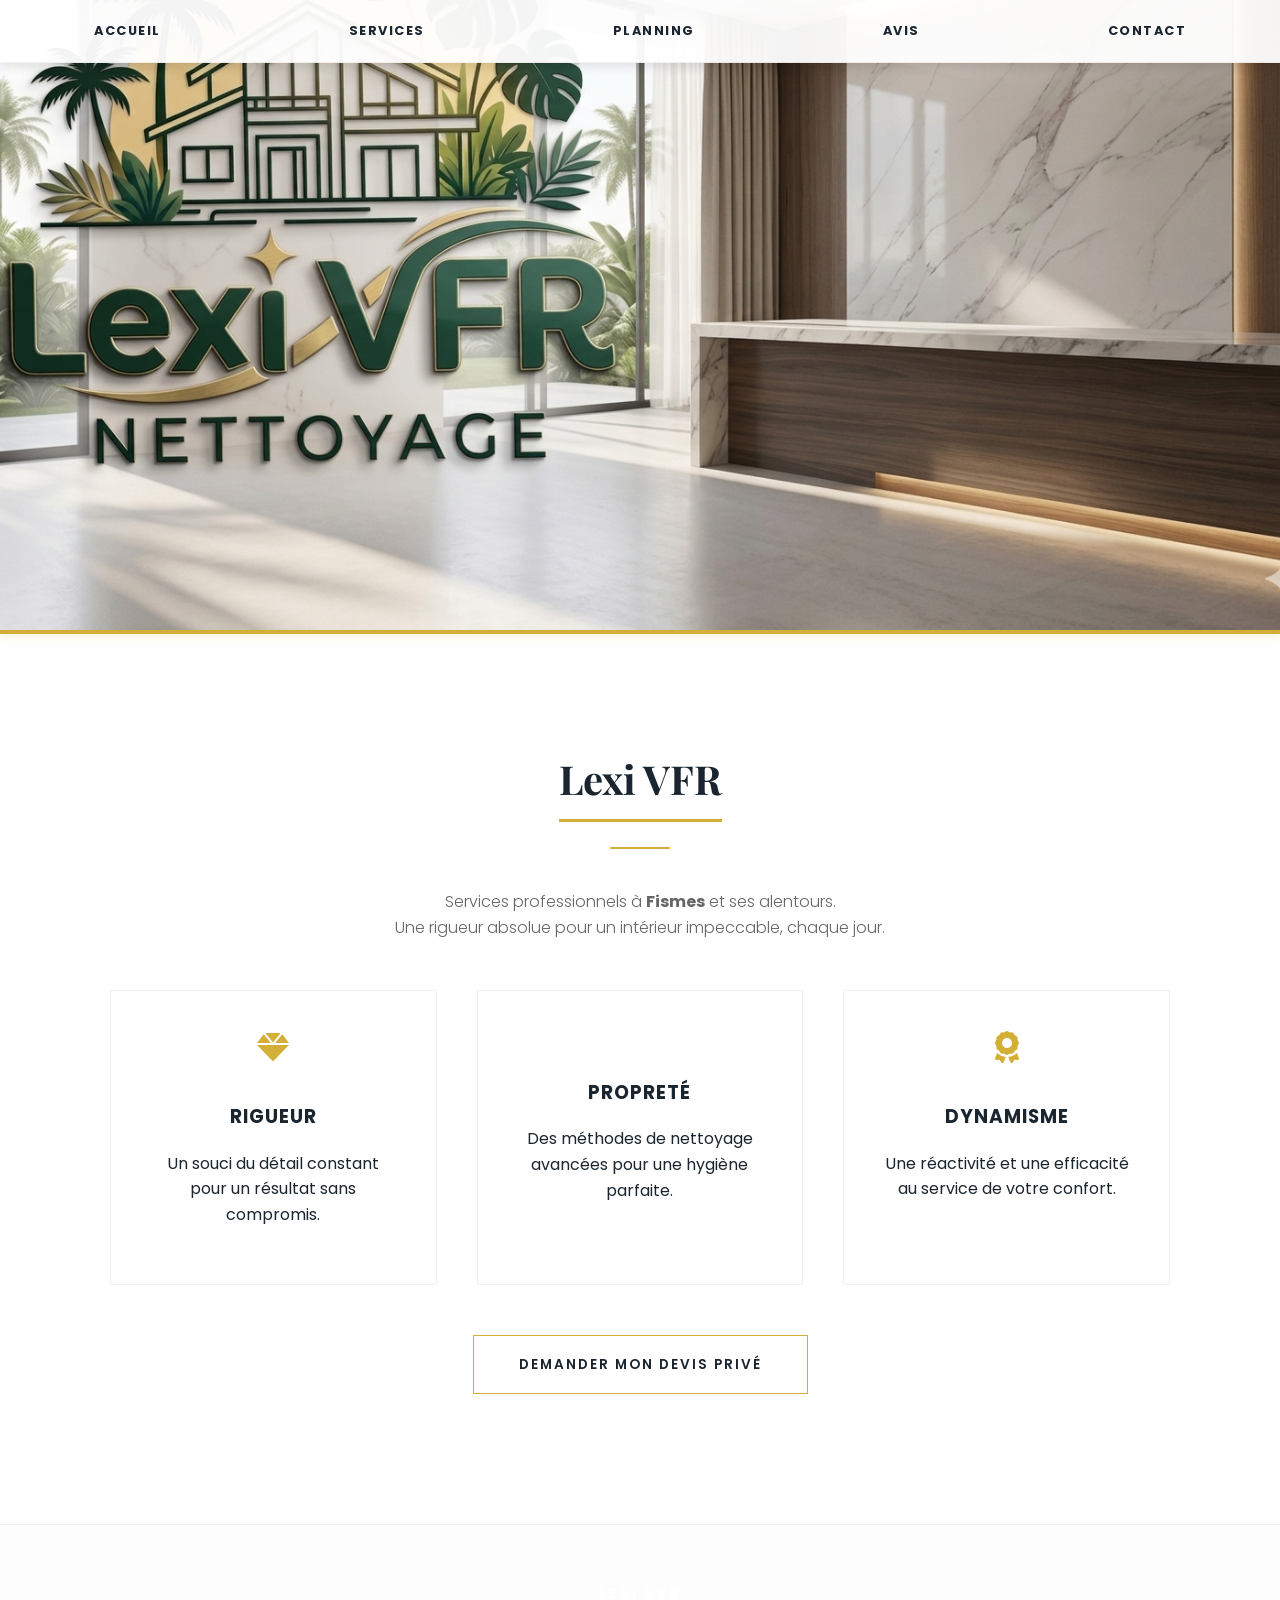
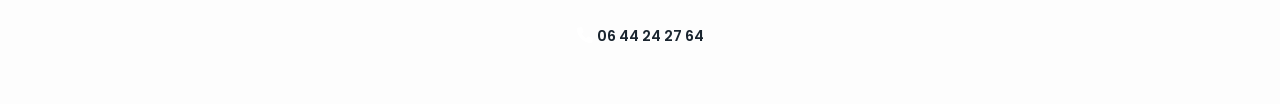
<file: index.html>
<!DOCTYPE html>
<html lang="fr">
<head>
    <meta charset="UTF-8">
    <meta name="viewport" content="width=device-width, initial-scale=1.0">
    <title>Lexi VFR | Nettoyage d'Excellence à Fismes</title>
    <link rel="stylesheet" href="style.css">
    <link rel="stylesheet" href="https://cdnjs.cloudflare.com/ajax/libs/font-awesome/6.0.0/css/all.min.css">
    <link href="https://fonts.googleapis.com/css2?family=Playfair+Display:wght@700&family=Poppins:wght@300;400;600&display=swap" rel="stylesheet">
    
    <style>
        :root {
            --gold: #d4af37;
            --dark-blue: #1a252f;
            --soft-white: #ffffff;
        }

        body {
            font-family: 'Poppins', sans-serif;
            margin: 0;
            background-color: var(--soft-white);
            color: var(--dark-blue);
            overflow-x: hidden;
        }

        /* Navigation Minimaliste */
        nav {
            background: rgba(255, 255, 255, 0.95);
            padding: 1rem 0;
            position: fixed;
            top: 0;
            width: 100%;
            z-index: 2000;
            border-bottom: 1px solid rgba(0,0,0,0.05);
        }

        nav ul {
            display: flex;
            justify-content: center;
            list-style: none;
            margin: 0;
            padding: 0;
            flex-wrap: wrap;
        }

        nav ul li { margin: 0 20px; }

        nav ul li a {
            color: var(--dark-blue);
            text-decoration: none;
            text-transform: uppercase;
            letter-spacing: 1.5px;
            font-size: 0.8rem;
            transition: 0.3s;
            display: block;
            padding: 5px 0;
        }

        nav ul li a:hover { color: var(--gold); }

        /* Bannière Prestige sans texte */
        .hero-prestige {
            position: relative;
            height: 70vh;
            background: url('Image1.png');
            background-size: cover;
            background-position: center;
            display: flex;
            align-items: center;
            justify-content: center;
        }

        /* Séparation Dorée Style Prestige */
        .gold-line-separator {
            width: 100%;
            height: 4px;
            background: var(--gold);
            box-shadow: 0 2px 10px rgba(212, 175, 55, 0.3);
        }

        /* Contenu Principal */
        .content-section {
            max-width: 1100px;
            margin: 0 auto;
            padding: 80px 20px;
            text-align: center;
            box-sizing: border-box;
        }

        .section-title {
            font-family: 'Playfair Display', serif;
            font-size: 2.5rem;
            margin-bottom: 10px;
            color: var(--dark-blue);
        }

        .decorative-gold-bar {
            width: 60px;
            height: 2px;
            background: var(--gold);
            margin: 15px auto 40px;
        }

        /* Grille Luxe */
        .grid-luxe {
            display: grid;
            grid-template-columns: repeat(auto-fit, minmax(300px, 1fr));
            gap: 40px;
            margin-top: 20px;
        }

        .card-luxe {
            padding: 40px;
            background: #fff;
            transition: 0.4s;
            border: 1px solid #f0f0f0;
            box-sizing: border-box;
        }

        .card-luxe:hover {
            box-shadow: 0 15px 40px rgba(0,0,0,0.05);
            border-color: var(--gold);
        }

        .card-luxe i {
            font-size: 2rem;
            color: var(--gold);
            margin-bottom: 20px;
        }

        .btn-luxe {
            display: inline-block;
            margin-top: 50px;
            padding: 18px 45px;
            border: 1px solid var(--gold);
            color: var(--dark-blue);
            text-decoration: none;
            text-transform: uppercase;
            letter-spacing: 2px;
            font-size: 0.85rem;
            font-weight: 600;
            transition: 0.4s;
            box-sizing: border-box;
        }

        .btn-luxe:hover {
            background: var(--gold);
            color: white;
        }

        /* Lien Téléphone */
        .phone-footer {
            color: var(--dark-blue);
            text-decoration: none;
            font-weight: 600;
            transition: color 0.3s;
        }
        .phone-footer:hover {
            color: var(--gold);
        }

        footer {
            background: #fdfdfd;
            padding: 40px 20px;
            text-align: center;
            border-top: 1px solid #eee;
            box-sizing: border-box;
        }

        /* ==========================================
           MODIFICATIONS SPECIFIQUES POUR TELEPHONE
           ========================================== */
        @media (max-width: 768px) {
            nav {
                position: relative;
                padding: 0.5rem 0;
            }
            nav ul {
                flex-direction: column;
                align-items: center;
            }
            nav ul li {
                margin: 6px 0;
            }
            .hero-prestige {
                height: 35vh; /* Plus petite sur mobile pour un meilleur rendu */
            }
            .content-section {
                padding: 40px 15px;
            }
            .section-title {
                font-size: 1.8rem;
            }
            .grid-luxe {
                grid-template-columns: 1fr; /* Une seule colonne sur mobile */
                gap: 20px;
            }
            .card-luxe {
                padding: 30px 20px;
            }
            .btn-luxe {
                display: block;
                width: 100%;
                margin-top: 30px;
                padding: 15px 20px;
            }
        }
    </style>
</head>
<body>

    <nav>
        <ul>
            <li><a href="index.html">Accueil</a></li>
            <li><a href="services.html">Services</a></li>
            <li><a href="planning.html">Planning</a></li>
            <li><a href="avis.html">Avis</a></li>
            <li><a href="contact.html">Contact</a></li>
        </ul>
    </nav>

    <div class="hero-prestige"></div>

    <div class="gold-line-separator"></div>

    <div class="content-section">
        <h2 class="section-title">Lexi VFR</h2>
        <div class="decorative-gold-bar"></div>
        <p style="font-weight: 300; color: #666; max-width: 800px; margin: 0 auto 50px;">
            Services professionnels à <strong>Fismes</strong> et ses alentours. <br>
            Une rigueur absolue pour un intérieur impeccable, chaque jour.
        </p>
        
        <div class="grid-luxe">
            <div class="card-luxe">
                <i class="fas fa-gem"></i>
                <h3 style="letter-spacing: 1px;">RIGUEUR</h3>
                <p>Un souci du détail constant pour un résultat sans compromis.</p>
            </div>
            <div class="card-luxe">
                <i class="fas fa-sparkles"></i>
                <h3 style="letter-spacing: 1px;">PROPRETÉ</h3>
                <p>Des méthodes de nettoyage avancées pour une hygiène parfaite.</p>
            </div>
            <div class="card-luxe">
                <i class="fas fa-award"></i>
                <h3 style="letter-spacing: 1px;">DYNAMISME</h3>
                <p>Une réactivité et une efficacité au service de votre confort.</p>
            </div>
        </div>

        <a href="contact.html" class="btn-luxe">Demander mon devis privé</a>
    </div>

    <footer>
        <p style="letter-spacing: 2px;"><strong>LEXI VFR</strong></p>
        <p><i class="fas fa-phone"></i> <a href="tel:0644242764" class="phone-footer">06 44 24 27 64</a></p>
    </footer>

</body>
</html>
</file>
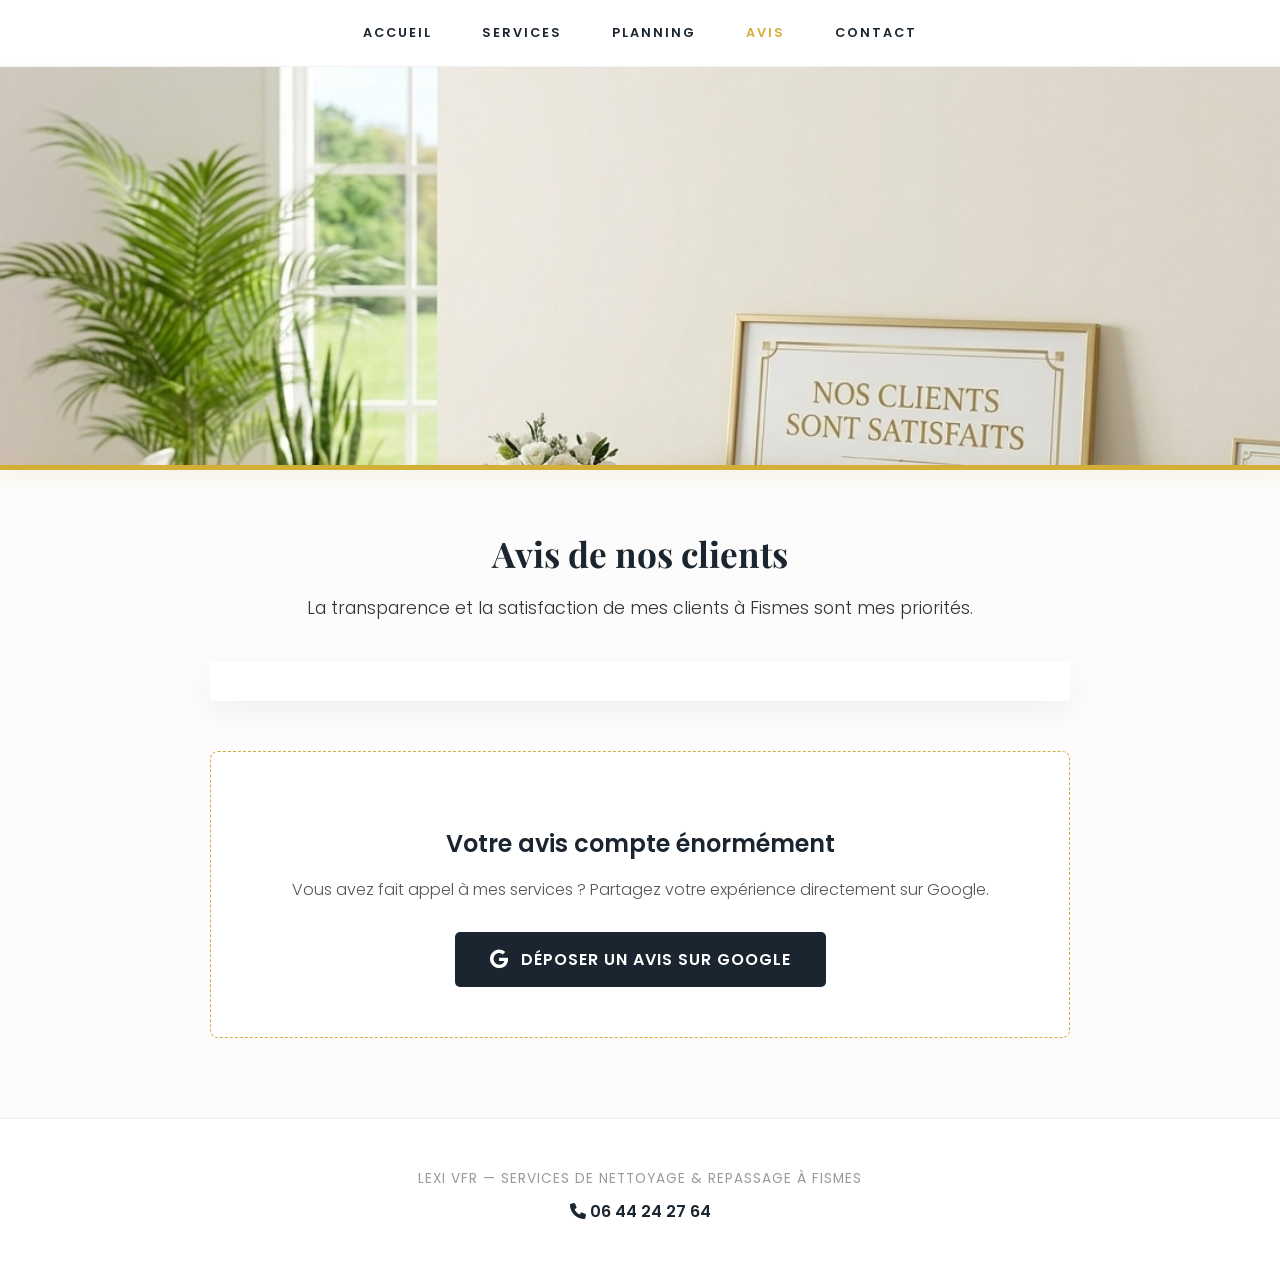
<file: avis.html>
<!DOCTYPE html>
<html lang="fr">
<head>
    <meta charset="UTF-8">
    <meta name="viewport" content="width=device-width, initial-scale=1.0">
    <title>Avis Clients | Lexi VFR - Excellence à Fismes</title>
    <link rel="stylesheet" href="https://cdnjs.cloudflare.com/ajax/libs/font-awesome/6.0.0/css/all.min.css">
    <link href="https://fonts.googleapis.com/css2?family=Playfair+Display:wght@700&family=Poppins:wght@300;400;600&display=swap" rel="stylesheet">
    <style>
        :root { --gold: #d4af37; --dark-blue: #1a252f; --soft-white: #fcfcfc; }
        body { font-family: 'Poppins', sans-serif; margin: 0; background: var(--soft-white); color: var(--dark-blue); overflow-x: hidden; }
        
        /* Navigation Excellence Fixe */
        nav { background: rgba(255, 255, 255, 0.98); padding: 1.2rem 0; position: fixed; top: 0; width: 100%; z-index: 2000; border-bottom: 1px solid rgba(0,0,0,0.05); }
        nav ul { display: flex; justify-content: center; list-style: none; margin: 0; padding: 0; flex-wrap: wrap; }
        nav ul li { margin: 0 25px; }
        nav ul li a { color: var(--dark-blue); text-decoration: none; text-transform: uppercase; letter-spacing: 2px; font-size: 0.8rem; font-weight: 600; transition: 0.3s; display: block; padding: 5px 0; }
        nav ul li a:hover, nav ul li a.active { color: var(--gold); }

        /* Hero Excellence - Image PNG */
        .hero-avis { 
            height: 45vh; 
            background: url('bg-avis.png') center/cover no-repeat fixed; 
            margin-top: 60px;
        }

        .gold-divider { width: 100%; height: 5px; background: var(--gold); box-shadow: 0 4px 15px rgba(212, 175, 55, 0.3); }

        /* Contenu Principal */
        .container { max-width: 900px; margin: 60px auto; padding: 0 20px; text-align: center; box-sizing: border-box; }
        
        h2 { font-family: 'Playfair Display', serif; font-size: 2.2rem; margin-bottom: 10px; }
        .intro-text { color: #333; font-size: 1.1rem; margin-bottom: 40px; font-weight: 300; }

        /* Widget Trustindex */
        .widget-wrapper {
            background: #fff;
            padding: 20px;
            border-radius: 4px;
            box-shadow: 0 10px 30px rgba(0,0,0,0.05);
            margin-bottom: 50px;
            box-sizing: border-box;
        }

        /* Encadré Sollicitation Google */
        .google-review-box { 
            border: 1px dashed var(--gold); 
            padding: 50px 30px; 
            border-radius: 8px; 
            background: white;
            margin-top: 40px;
            box-sizing: border-box;
        }
        
        .google-review-box h3 { font-family: 'Poppins', sans-serif; font-weight: 600; font-size: 1.5rem; margin-bottom: 10px; color: var(--dark-blue); }
        .google-review-box p { color: #555; margin-bottom: 30px; font-weight: 300; }

        .btn-google { 
            display: inline-flex;
            align-items: center;
            justify-content: center;
            background: var(--dark-blue); 
            color: white; 
            text-decoration: none;
            padding: 15px 35px; 
            border-radius: 5px;
            font-weight: 600; 
            transition: 0.3s;
            font-size: 1rem;
            text-transform: uppercase;
            letter-spacing: 1px;
            box-sizing: border-box;
        }
        .btn-google i { margin-right: 12px; font-size: 1.2rem; }
        .btn-google:hover { background: var(--gold); transform: translateY(-2px); }

        footer { text-align: center; padding: 50px 20px; background: #fff; border-top: 1px solid #eee; margin-top: 80px; box-sizing: border-box; }
        footer p { font-size: 0.85rem; letter-spacing: 1px; color: #999; margin: 0 0 10px 0; }
        footer .phone { color: var(--dark-blue); font-weight: 600; display: inline-block; text-decoration: none; transition: color 0.3s; }
        footer .phone:hover { color: var(--gold); }

        /* ==========================================
           MODIFICATIONS SPECIFIQUES POUR TELEPHONE
           ========================================== */
        @media (max-width: 768px) {
            nav { position: relative; padding: 0.5rem 0; }
            nav ul { flex-direction: column; align-items: center; }
            nav ul li { margin: 6px 0; }
            
            .hero-avis { height: 25vh; margin-top: 0; background-attachment: scroll; }
            .container { margin: 30px auto; }
            h2 { font-size: 1.8rem; }
            .intro-text { font-size: 1rem; margin-bottom: 30px; }
            
            .widget-wrapper { padding: 10px; margin-bottom: 30px; }
            .google-review-box { padding: 30px 15px; margin-top: 20px; }
            .google-review-box h3 { font-size: 1.3rem; }
            
            .btn-google { display: flex; width: 100%; padding: 15px 20px; font-size: 0.9rem; }
            footer { margin-top: 40px; padding: 30px 20px; }
        }
    </style>
</head>
<body>

    <nav>
        <ul>
            <li><a href="index.html">Accueil</a></li>
            <li><a href="services.html">Services</a></li>
            <li><a href="planning.html">Planning</a></li>
            <li><a href="avis.html" class="active">Avis</a></li>
            <li><a href="contact.html">Contact</a></li>
        </ul>
    </nav>

    <div class="hero-avis"></div>
    <div class="gold-divider"></div>

    <div class="container">
        <h2>Avis de nos clients</h2>
        <p class="intro-text">La transparence et la satisfaction de mes clients à Fismes sont mes priorités.</p>

        <div class="widget-wrapper">
            <script defer async src='https://cdn.trustindex.io/loader.js?5a7885271842921e45165598846'></script>
        </div>

        <div class="google-review-box">
            <h3>Votre avis compte énormément</h3>
            <p>Vous avez fait appel à mes services ? Partagez votre expérience directement sur Google.</p>
            
            <a href="https://www.google.com/maps/place//data=!4m3!3m2!1s0x47e9ab46db02d67d:0xea4e82cff548f5b3!12e1?source=g.page.m._&laa=merchant-review-solicitation" 
               target="_blank" 
               class="btn-google">
                <i class="fab fa-google"></i> Déposer un avis sur Google
            </a>
        </div>
    </div>

    <footer>
        <p>LEXI VFR — SERVICES DE NETTOYAGE & REPASSAGE À FISMES</p>
        <a href="tel:0644242764" class="phone"><i class="fas fa-phone"></i> 06 44 24 27 64</a>
    </footer>

</body>
</html>
</file>
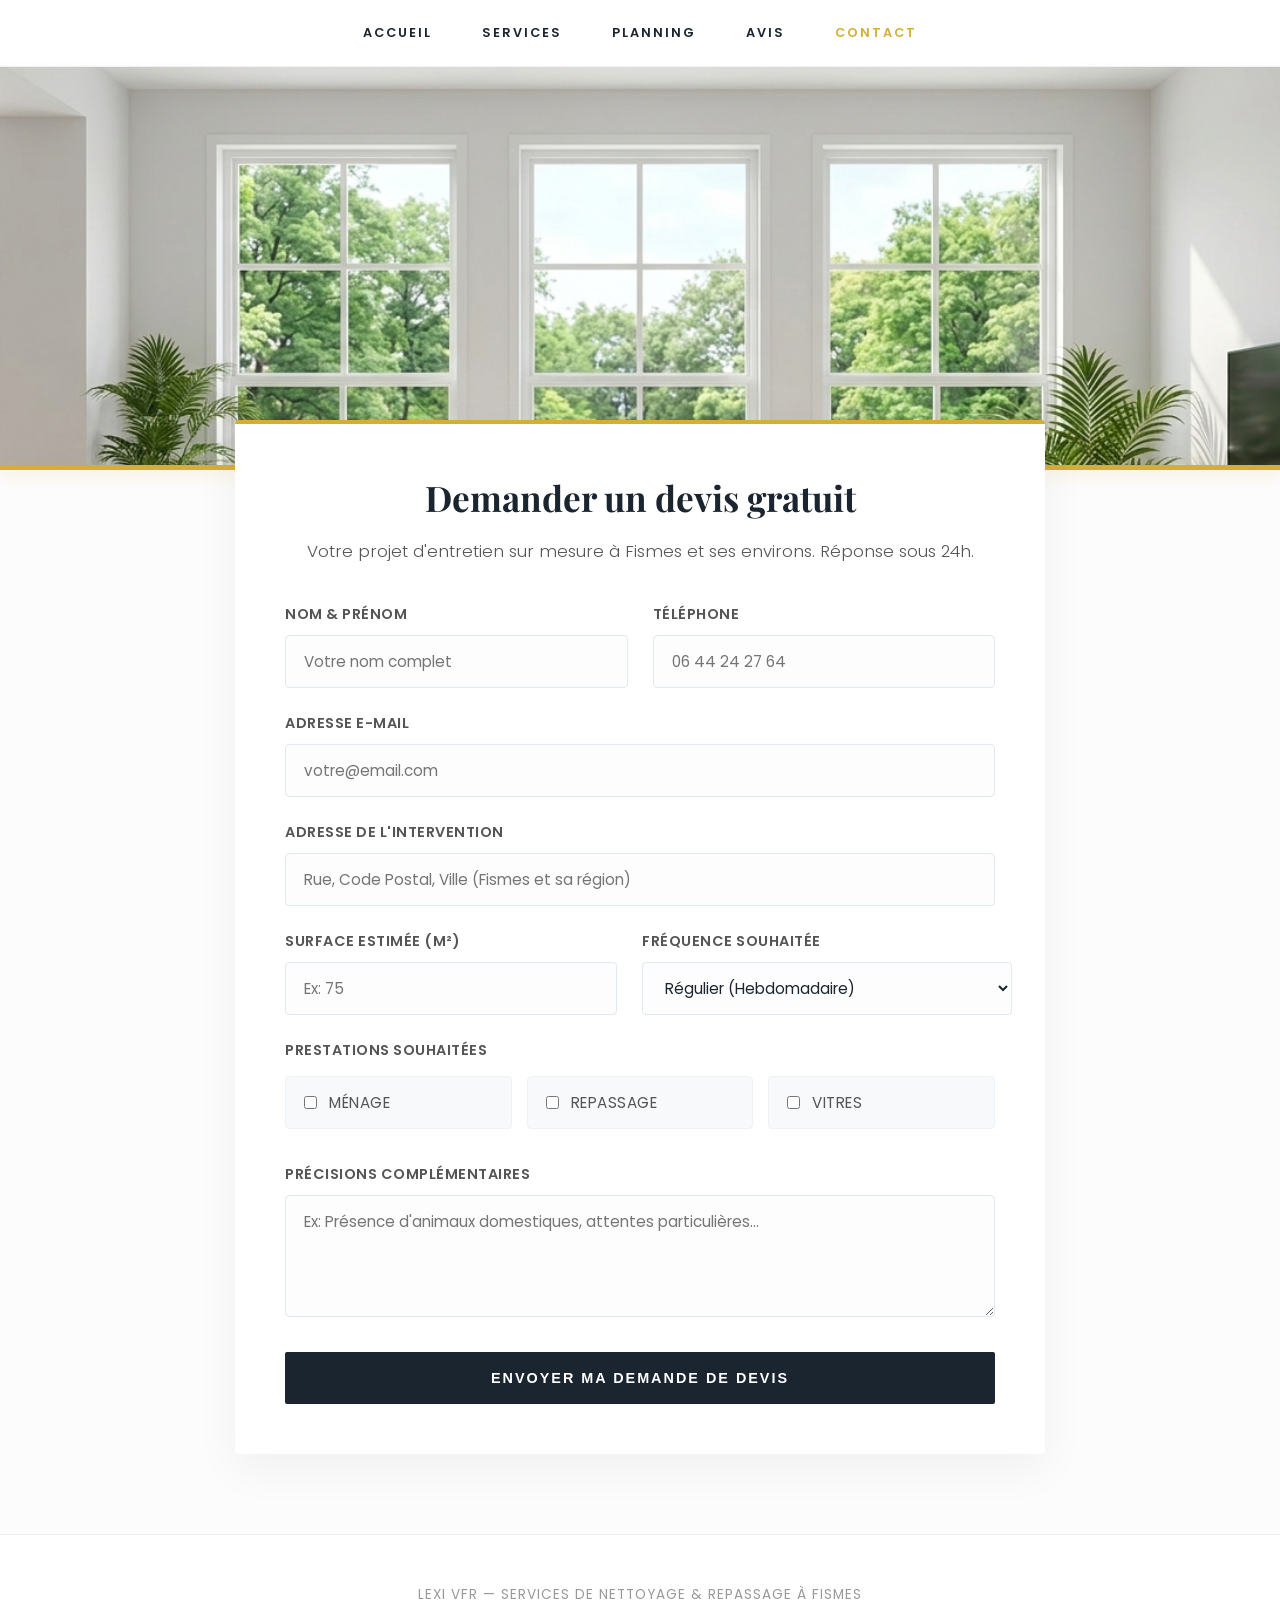
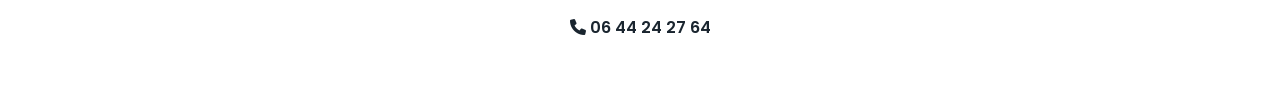
<file: contact.html>
<!DOCTYPE html>
<html lang="fr">
<head>
    <meta charset="UTF-8">
    <meta name="viewport" content="width=device-width, initial-scale=1.0">
    <title>Demander un devis | Lexi VFR - Fismes</title>
    <link rel="stylesheet" href="https://cdnjs.cloudflare.com/ajax/libs/font-awesome/6.0.0/css/all.min.css">
    <link href="https://fonts.googleapis.com/css2?family=Playfair+Display:wght@700&family=Poppins:wght@300;400;600&display=swap" rel="stylesheet">
    <style>
        :root { --gold: #d4af37; --dark-blue: #1a252f; --soft-white: #fcfcfc; --light-bg: #f8f9fa; }
        body { font-family: 'Poppins', sans-serif; margin: 0; background: var(--soft-white); color: var(--dark-blue); overflow-x: hidden; }
        
        /* Navigation Excellence Fixe */
        nav { background: rgba(255, 255, 255, 0.98); padding: 1.2rem 0; position: fixed; top: 0; width: 100%; z-index: 2000; border-bottom: 1px solid rgba(0,0,0,0.05); box-sizing: border-box; }
        nav ul { display: flex; justify-content: center; list-style: none; margin: 0; padding: 0; flex-wrap: wrap; }
        nav ul li { margin: 0 25px; }
        nav ul li a { color: var(--dark-blue); text-decoration: none; text-transform: uppercase; letter-spacing: 2px; font-size: 0.8rem; font-weight: 600; transition: 0.3s; display: block; padding: 5px 0; }
        nav ul li a:hover, nav ul li a.active { color: var(--gold); }

        /* Hero Banner Harmonisée */
        .hero-contact { 
            height: 45vh; 
            background: url('bg-services.png') center/cover no-repeat fixed; 
            margin-top: 60px;
        }
        .gold-divider { width: 100%; height: 5px; background: var(--gold); box-shadow: 0 4px 15px rgba(212, 175, 55, 0.3); }

        /* Structure Conteneur Principal */
        .container { max-width: 850px; margin: -50px auto 60px; padding: 0 20px; box-sizing: border-box; position: relative; z-index: 10; }
        .main-card { background: white; padding: 50px; border-radius: 4px; box-shadow: 0 15px 45px rgba(0,0,0,0.05); border-top: 4px solid var(--gold); box-sizing: border-box; }
        
        h2 { font-family: 'Playfair Display', serif; font-size: 2.2rem; margin-top: 0; margin-bottom: 10px; text-align: center; }
        .intro-text { text-align: center; color: #555; margin-bottom: 40px; font-weight: 300; font-size: 1.05rem; }

        /* Formulaire */
        .form-row { display: flex; gap: 25px; margin-bottom: 25px; }
        .form-group { flex: 1; display: flex; flex-direction: column; }
        
        label { font-weight: 600; margin-bottom: 10px; font-size: 0.9rem; text-transform: uppercase; letter-spacing: 0.5px; color: #555; }
        input, select, textarea { 
            padding: 14px 18px; 
            border: 1px solid #e2e8f0; 
            border-radius: 4px; 
            font-family: 'Poppins', sans-serif; 
            font-size: 0.95rem; 
            background: #fdfdfd;
            box-sizing: border-box;
            transition: border-color 0.3s, box-shadow 0.3s;
            color: var(--dark-blue);
        }
        input:focus, select:focus, textarea:focus {
            outline: none;
            border-color: var(--gold);
            box-shadow: 0 0 0 3px rgba(212, 175, 55, 0.15);
            background: #fff;
        }

        /* Cases à cocher Prestations */
        .services-selection { display: flex; gap: 15px; margin-top: 5px; }
        .check-item { 
            flex: 1; 
            background: var(--light-bg); 
            padding: 14px; 
            border-radius: 4px; 
            display: flex; 
            align-items: center; 
            cursor: pointer;
            box-sizing: border-box;
            font-weight: 400;
            font-size: 0.95rem;
            border: 1px solid #edf2f7;
            transition: 0.3s;
        }
        .check-item:hover { border-color: var(--gold); background: #fff; }
        .check-item input { width: auto; margin-right: 12px; cursor: pointer; }

        /* Bouton Soumission Or/Bleu */
        .btn-submit { 
            background: var(--dark-blue); 
            color: white; 
            border: none; 
            padding: 18px; 
            width: 100%; 
            border-radius: 2px; 
            font-weight: 600; 
            text-transform: uppercase; 
            letter-spacing: 2px; 
            cursor: pointer; 
            transition: 0.4s; 
            margin-top: 35px;
            box-sizing: border-box;
            font-size: 0.9rem;
        }
        .btn-submit:hover { 
            background: var(--gold); 
            box-shadow: 0 10px 25px rgba(212, 175, 55, 0.2);
            transform: translateY(-1px);
        }

        /* Footer */
        footer { text-align: center; padding: 50px 20px; background: #fff; border-top: 1px solid #eee; margin-top: 80px; box-sizing: border-box; }
        footer p { font-size: 0.85rem; letter-spacing: 1px; color: #999; margin: 0 0 10px 0; }
        footer .phone { color: var(--dark-blue); font-weight: 600; display: inline-block; text-decoration: none; transition: color 0.3s; }
        footer .phone:hover { color: var(--gold); }

        /* Modifications Téléphone */
        @media (max-width: 900px) { 
            nav { position: relative; padding: 0.5rem 0; }
            nav ul { flex-direction: column; align-items: center; }
            nav ul li { margin: 6px 0; }
            .hero-contact { height: 25vh; margin-top: 0; background-attachment: scroll; } 
            .container { margin: 20px auto; padding: 0 15px; }
            .main-card { padding: 30px 20px; }
            h2 { font-size: 1.8rem; }
            .intro-text { font-size: 0.95rem; margin-bottom: 30px; }
            .form-row { flex-direction: column; gap: 20px; margin-bottom: 0; }
            .form-group { margin-bottom: 20px; }
            .services-selection { flex-direction: column; gap: 10px; }
            .btn-submit { margin-top: 15px; padding: 15px; }
        }
    </style>
</head>
<body>

    <nav>
        <ul>
            <li><a href="index.html">Accueil</a></li>
            <li><a href="services.html">Services</a></li>
            <li><a href="planning.html">Planning</a></li>
            <li><a href="avis.html">Avis</a></li>
            <li><a href="contact.html" class="active">Contact</a></li>
        </ul>
    </nav>

    <div class="hero-contact"></div>
    <div class="gold-divider"></div>

    <div class="container">
        <div class="main-card">
            <h2>Demander un devis gratuit</h2>
            <p class="intro-text">Votre projet d'entretien sur mesure à Fismes et ses environs. Réponse sous 24h.</p>

            <form id="devisForm">

                <div class="form-row">
                    <div class="form-group">
                        <label>Nom & Prénom</label>
                        <input type="text" name="nom" placeholder="Votre nom complet" required>
                    </div>
                    <div class="form-group">
                        <label>Téléphone</label>
                        <input type="tel" name="telephone" placeholder="06 44 24 27 64" required>
                    </div>
                </div>

                <div class="form-group" style="margin-bottom: 25px;">
                    <label>Adresse E-mail</label>
                    <input type="email" name="email" placeholder="votre@email.com" required>
                </div>

                <div class="form-group" style="margin-bottom: 25px;">
                    <label>Adresse de l'intervention</label>
                    <input type="text" name="adresse" placeholder="Rue, Code Postal, Ville (Fismes et sa région)" required>
                </div>

                <div class="form-row">
                    <div class="form-group">
                        <label>Surface estimée (m²)</label>
                        <input type="number" name="surface" placeholder="Ex: 75">
                    </div>
                    <div class="form-group">
                        <label>Fréquence souhaitée</label>
                        <select name="frequence">
                            <option value="Regulier">Régulier (Hebdomadaire)</option>
                            <option value="Quinzaine">Une semaine sur deux</option>
                            <option value="Ponctuel">Prestation ponctuelle (Grand nettoyage)</option>
                        </select>
                    </div>
                </div>

                <div class="form-group">
                    <label>Prestations souhaitées</label>
                    <div class="services-selection">
                        <label class="check-item"><input type="checkbox" name="service" value="Menage"> Ménage</label>
                        <label class="check-item"><input type="checkbox" name="service" value="Repassage"> Repassage</label>
                        <label class="check-item"><input type="checkbox" name="service" value="Vitres"> Vitres</label>
                    </div>
                </div>

                <div class="form-group" style="margin-top: 25px;">
                    <label>Précisions complémentaires</label>
                    <textarea name="message" rows="4" placeholder="Ex: Présence d'animaux domestiques, attentes particulières..."></textarea>
                </div>

                <button type="submit" class="btn-submit" id="submitBtn">Envoyer ma demande de devis</button>
            </form>
        </div>
    </div>

    <footer>
        <p>LEXI VFR — SERVICES DE NETTOYAGE & REPASSAGE À FISMES</p>
        <a href="tel:0644242764" class="phone"><i class="fas fa-phone"></i> 06 44 24 27 64</a>
    </footer>

    <script>
        document.getElementById('devisForm').addEventListener('submit', function(e) {
            e.preventDefault(); // On bloque le comportement par défaut pour éviter l'erreur Google
            
            const submitBtn = document.getElementById('submitBtn');
            submitBtn.innerText = "Envoi en cours...";
            submitBtn.disabled = true;
            submitBtn.style.opacity = "0.6";

            // URL exacte de votre script d'après vos captures d'écran
            const scriptURL = 'https://script.google.com/macros/s/AKfycbyMJLXN1RliB4p0RT048XhJ-M3XVuWJQojdPiG5tiMRRb6CEjSCgBfFyDwH9LmHRYw/exec';
            
            // Récupération propre de toutes les données du formulaire
            const formData = new FormData(this);

            // Envoi furtif et sécurisé à Google Sheets (méthode no-cors pour briser les verrous Google)
            fetch(scriptURL, { 
                method: 'POST', 
                body: formData,
                mode: 'no-cors' 
            })
            .then(() => {
                // Succès complet : on redirige proprement le client sur votre page merci !
                window.location.href = 'https://lexivfr51.github.io/lexi-vfr/merci.html';
            })
            .catch(error => {
                // Sécurité : si jamais le réseau ralentit, on force quand même la redirection pour le client
                window.location.href = 'https://lexivfr51.github.io/lexi-vfr/merci.html';
            });
        });
    </script>

</body>
</html>
</file>
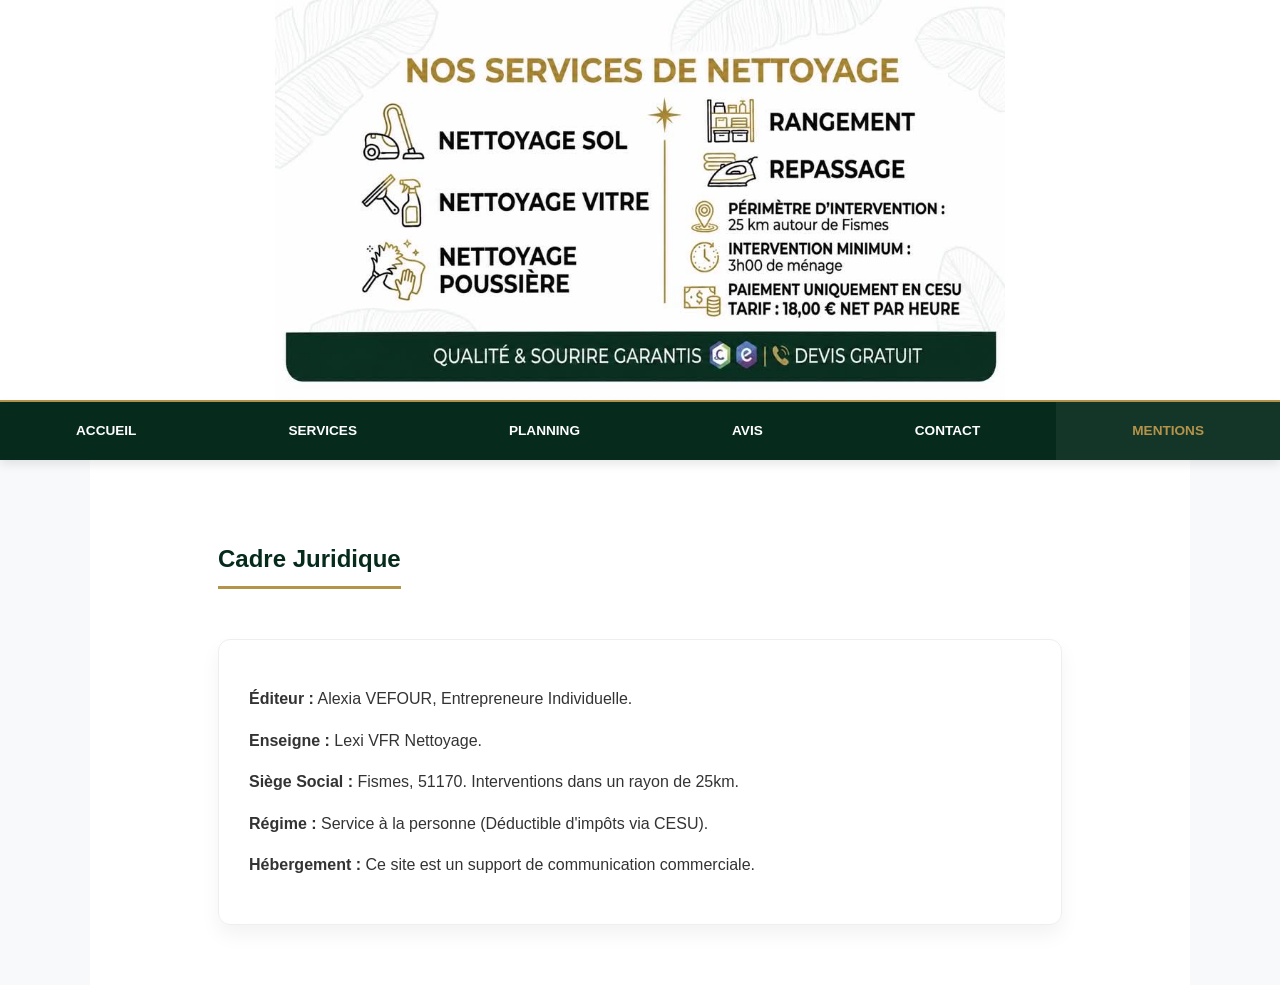
<file: mentions-legales.html>
<!DOCTYPE html>
<html lang="fr">
<head>
    <meta charset="UTF-8">
    <meta name="viewport" content="width=device-width, initial-scale=1.0">
    <title>Mentions Légales - Lexi VFR</title>
    <link rel="stylesheet" href="style.css">
</head>
<body>
    <header><img src="Image2.jpg" alt="Lexi VFR" class="banner"></header>
    
    <nav>
        <ul>
            <li><a href="index.html">Accueil</a></li>
            <li><a href="services.html">Services</a></li>
            <li><a href="planning.html">Planning</a></li>
            <li><a href="avis.html">Avis</a></li>
            <li><a href="contact.html">Contact</a></li>
            <li><a href="mentions-legales.html" class="active">Mentions</a></li>
        </ul>
    </nav>
    
    <section>
        <h2>Cadre Juridique</h2>
        <div class="card">
            <p><strong>Éditeur :</strong> Alexia VEFOUR, Entrepreneure Individuelle.</p>
            <p><strong>Enseigne :</strong> Lexi VFR Nettoyage.</p>
            <p><strong>Siège Social :</strong> Fismes, 51170. Interventions dans un rayon de 25km.</p>
            <p><strong>Régime :</strong> Service à la personne (Déductible d'impôts via CESU).</p>
            <p><strong>Hébergement :</strong> Ce site est un support de communication commerciale.</p>
        </div>
    </section>
</body>
</html>
</file>
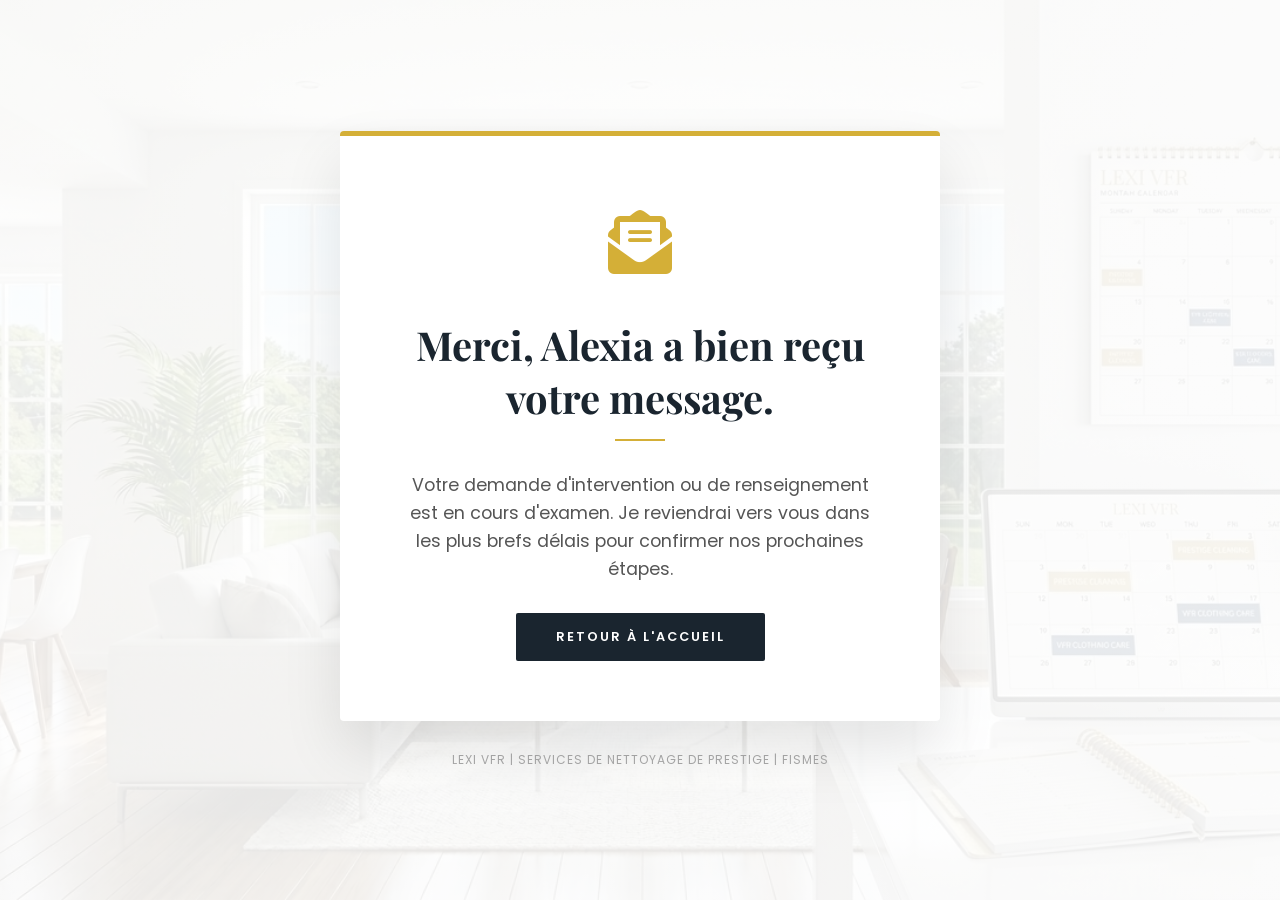
<file: merci.html>
<!DOCTYPE html>
<html lang="fr">
<head>
    <meta charset="UTF-8">
    <meta name="viewport" content="width=device-width, initial-scale=1.0">
    <title>Merci | Lexi VFR - Excellence & Sérénité</title>
    <link rel="stylesheet" href="https://cdnjs.cloudflare.com/ajax/libs/font-awesome/6.0.0/css/all.min.css">
    <link href="https://fonts.googleapis.com/css2?family=Playfair+Display:wght@700&family=Poppins:wght@300;400;600&display=swap" rel="stylesheet">
    <style>
        :root { --gold: #d4af37; --dark-blue: #1a252f; --soft-white: #fcfcfc; }
        body { font-family: 'Poppins', sans-serif; margin: 0; background: var(--soft-white); color: var(--dark-blue); display: flex; align-items: center; justify-content: center; min-height: 100vh; flex-direction: column; box-sizing: border-box; padding: 20px 0; }
        
        /* Background subtil */
        .bg-overlay { position: fixed; top: 0; left: 0; width: 100%; height: 100%; background: linear-gradient(rgba(255,255,255,0.9), rgba(255,255,255,0.9)), url('bg-planning.png') center/cover; z-index: -1; }

        .thank-you-card { background: white; padding: 60px; text-align: center; border-radius: 4px; box-shadow: 0 30px 60px rgba(0,0,0,0.1); border-top: 5px solid var(--gold); max-width: 600px; width: 90%; transform: translateY(0); animation: fadeInUp 0.8s ease-out; box-sizing: border-box; }
        
        @keyframes fadeInUp { from { opacity: 0; transform: translateY(30px); } to { opacity: 1; transform: translateY(0); } }

        .icon-check { font-size: 4rem; color: var(--gold); margin-bottom: 25px; }
        
        h1 { font-family: 'Playfair Display', serif; font-size: 2.5rem; margin-bottom: 15px; color: var(--dark-blue); }
        
        p { font-size: 1.1rem; color: #555; line-height: 1.6; margin-bottom: 30px; }

        .divider { width: 50px; height: 2px; background: var(--gold); margin: 0 auto 30px; }

        .btn-home { display: inline-block; padding: 15px 40px; background: var(--dark-blue); color: white; text-decoration: none; text-transform: uppercase; letter-spacing: 2px; font-size: 0.8rem; font-weight: 600; border-radius: 2px; transition: 0.3s; box-sizing: border-box; width: auto; }
        .btn-home:hover { background: var(--gold); transform: translateY(-3px); box-shadow: 0 10px 20px rgba(212, 175, 55, 0.3); }

        footer { font-size: 0.75rem; letter-spacing: 1px; color: #aaa; text-transform: uppercase; margin-top: 30px; text-align: center; padding: 0 20px; }

        /* ==========================================
           MODIFICATIONS SPECIFIQUES POUR TELEPHONE
           ========================================== */
        @media (max-width: 768px) {
            body {
                justify-content: flex-start; /* Permet le défilement si le téléphone est petit */
            }
            .thank-you-card {
                padding: 40px 20px;
                margin-top: 20px;
            }
            .icon-check {
                font-size: 3rem;
                margin-bottom: 15px;
            }
            h1 {
                font-size: 1.6rem;
            }
            p {
                font-size: 0.95rem;
                margin-bottom: 25px;
            }
            .btn-home {
                display: block; /* Prend toute la largeur sur mobile pour cliquer facilement */
                padding: 15px 20px;
                font-size: 0.8rem;
                letter-spacing: 1px;
            }
            footer {
                margin-top: 20px;
                position: static; /* Évite de se superposer sur la carte */
            }
        }
    </style>
</head>
<body>

    <div class="bg-overlay"></div>

    <div class="thank-you-card">
        <div class="icon-check"><i class="fas fa-envelope-open-text"></i></div>
        <h1>Merci, Alexia a bien reçu votre message.</h1>
        <div class="divider"></div>
        <p>
            Votre demande d'intervention ou de renseignement est en cours d'examen. 
            Je reviendrai vers vous dans les plus brefs délais pour confirmer nos prochaines étapes.
        </p>
        <a href="index.html" class="btn-home">Retour à l'accueil</a>
    </div>

    <footer>LEXI VFR | Services de Nettoyage de Prestige | Fismes</footer>

</body>
</html>
</file>
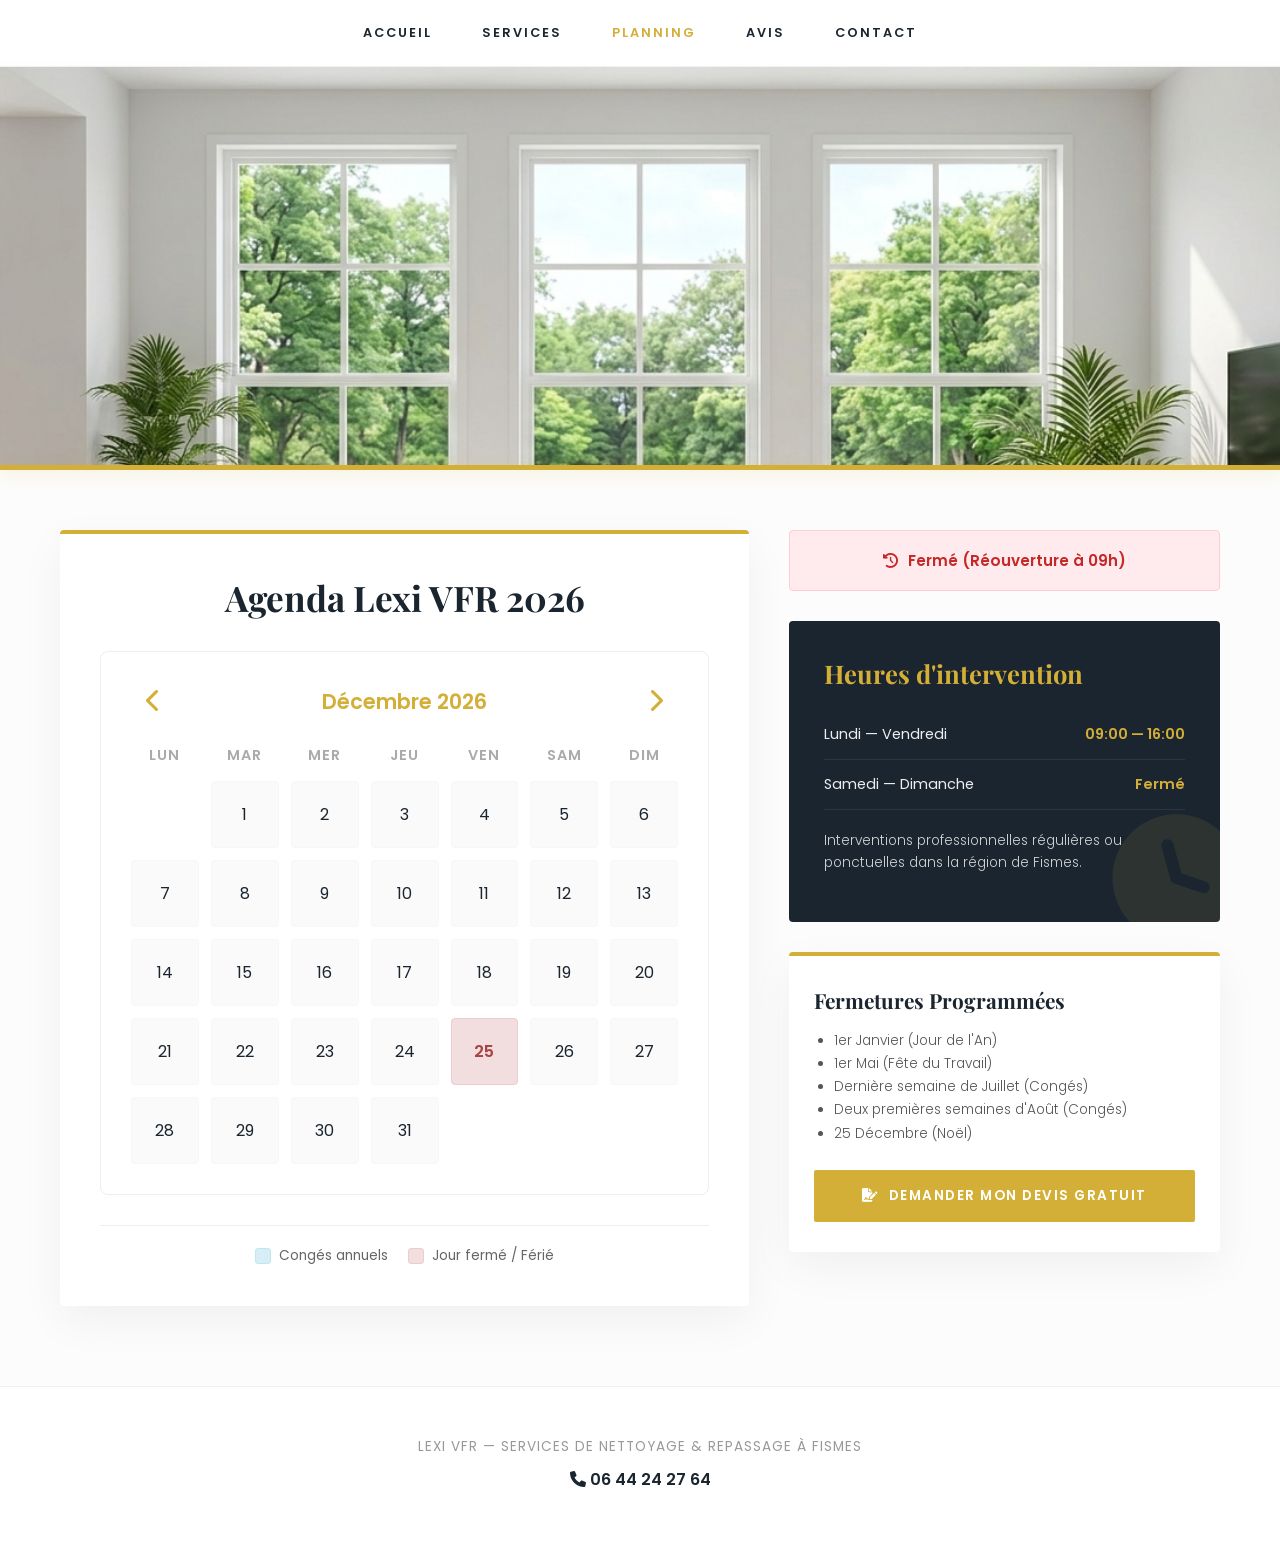
<file: planning.html>
<!DOCTYPE html>
<html lang="fr">
<head>
    <meta charset="UTF-8">
    <meta name="viewport" content="width=device-width, initial-scale=1.0">
    <title>Planning & Disponibilités | Lexi VFR - Fismes</title>
    <link rel="stylesheet" href="https://cdnjs.cloudflare.com/ajax/libs/font-awesome/6.0.0/css/all.min.css">
    <link href="https://fonts.googleapis.com/css2?family=Playfair+Display:wght@700&family=Poppins:wght@300;400;600&display=swap" rel="stylesheet">
    <style>
        :root { --gold: #d4af37; --dark-blue: #1a252f; --soft-white: #fcfcfc; --off-day: #f2dede; --vacation: #d9edf7; }
        body { font-family: 'Poppins', sans-serif; margin: 0; background: var(--soft-white); color: var(--dark-blue); overflow-x: hidden; }
        
        /* Navigation Fixe */
        nav { background: rgba(255, 255, 255, 0.98); padding: 1.2rem 0; position: fixed; top: 0; width: 100%; z-index: 2000; border-bottom: 1px solid rgba(0,0,0,0.05); box-sizing: border-box; }
        nav ul { display: flex; justify-content: center; list-style: none; margin: 0; padding: 0; flex-wrap: wrap; }
        nav ul li { margin: 0 25px; }
        nav ul li a { color: var(--dark-blue); text-decoration: none; text-transform: uppercase; letter-spacing: 2px; font-size: 0.8rem; font-weight: 600; transition: 0.3s; display: block; padding: 5px 0; }
        nav ul li a:hover, nav ul li a.active { color: var(--gold); }

        /* Hero Banner Harmonisée */
        .hero-planning { 
            height: 45vh; 
            background: url('bg-services.png') center/cover no-repeat fixed; 
            margin-top: 60px;
        }
        .gold-divider { width: 100%; height: 5px; background: var(--gold); box-shadow: 0 4px 15px rgba(212, 175, 55, 0.3); }

        /* Structure Globale PC */
        .container { max-width: 1200px; margin: 60px auto; padding: 0 20px; box-sizing: border-box; }
        .planning-grid { display: grid; grid-template-columns: 1.6fr 1fr; gap: 40px; align-items: start; }
        
        .main-card { background: white; padding: 40px; border-radius: 4px; box-shadow: 0 15px 45px rgba(0,0,0,0.05); border-top: 4px solid var(--gold); box-sizing: border-box; }
        h2 { font-family: 'Playfair Display', serif; font-size: 2.2rem; margin-top: 0; margin-bottom: 30px; text-align: center; }

        /* Application Calendrier */
        .calendar-app { border: 1px solid #eee; padding: 30px; border-radius: 8px; background: #fff; box-sizing: border-box; width: 100%; }
        .calendar-nav { display: flex; justify-content: space-between; align-items: center; margin-bottom: 25px; font-weight: 600; color: var(--gold); font-size: 1.3rem; }
        .calendar-nav button { background: none; border: none; cursor: pointer; color: var(--gold); font-size: 1.5rem; transition: 0.3s; padding: 5px 15px; }
        .calendar-nav button:hover { transform: scale(1.1); color: var(--dark-blue); }
        
        .grid-7 { display: grid; grid-template-columns: repeat(7, 1fr); gap: 12px; }
        .day-name { font-weight: 600; font-size: 0.9rem; color: #aaa; text-align: center; padding-bottom: 15px; text-transform: uppercase; letter-spacing: 1px; }
        
        .day { padding: 20px 0; font-size: 1rem; border-radius: 4px; text-align: center; border: 1px solid #f7f7f7; background: #fafafa; transition: 0.3s; cursor: default; box-sizing: border-box; }
        .day:not(.empty):not(.closed):not(.vacation):hover { background-color: rgba(212, 175, 55, 0.1); border-color: var(--gold); color: var(--gold); font-weight: 600; }
        .day.empty { border: none; background: none; cursor: default; }
        
        .closed { background-color: var(--off-day); color: #a94442; font-weight: 600; border-color: #ebccd1; }
        .vacation { background-color: var(--vacation); color: #31708f; font-weight: 600; border-color: #bce8f1; }

        .side-info { display: flex; flex-direction: column; gap: 30px; }
        .status-badge { padding: 18px; border-radius: 4px; text-align: center; font-weight: 600; font-size: 0.95rem; border: 1px solid; box-sizing: border-box; display: flex; align-items: center; justify-content: center; gap: 10px; }
        .status-on { background: #e8f5e9; color: #2e7d32; border-color: #c8e6c9; }
        .status-off { background: #ffebee; color: #c62828; border-color: #ffcdd2; }

        .hour-card { background: var(--dark-blue); color: white; padding: 35px; border-radius: 4px; box-sizing: border-box; position: relative; overflow: hidden; }
        .hour-card h3 { color: var(--gold); margin-top: 0; font-family: 'Playfair Display', serif; font-size: 1.6rem; margin-bottom: 20px; }
        .hour-card i.bg-icon { position: absolute; right: -20px; bottom: -20px; font-size: 8rem; color: rgba(212, 175, 55, 0.1); transform: rotate(-15deg); z-index: 1; }
        .hour-row { display: flex; justify-content: space-between; border-bottom: 1px solid rgba(255,255,255,0.08); padding: 14px 0; font-size: 0.9rem; font-weight: 300; position: relative; z-index: 2; }
        .hour-row span.days { font-weight: 400; color: #eee; }
        .hour-row span.hours { font-weight: 600; color: var(--gold); }

        .legend-box { display: flex; gap: 20px; justify-content: center; margin-top: 30px; font-size: 0.85rem; flex-wrap: wrap; border-top: 1px solid #eee; padding-top: 20px; }
        .legend-item { display: flex; align-items: center; gap: 8px; color: #666; }
        .dot { width: 14px; height: 14px; border-radius: 3px; }

        .btn-side { display: flex; align-items: center; justify-content: center; gap: 10px; background: var(--gold); color: white; text-align: center; padding: 16px; text-decoration: none; border-radius: 2px; margin-top: 25px; font-weight: 600; font-size: 0.85rem; text-transform: uppercase; letter-spacing: 1.5px; transition: 0.3s; box-sizing: border-box; width: 100%; border: none; cursor: pointer; }
        .btn-side:hover { background: var(--dark-blue); box-shadow: 0 10px 20px rgba(0,0,0,0.1); transform: translateY(-2px); }

        footer { text-align: center; padding: 50px 20px; background: #fff; border-top: 1px solid #eee; margin-top: 80px; box-sizing: border-box; }
        footer p { font-size: 0.85rem; letter-spacing: 1px; color: #999; margin: 0 0 10px 0; }
        footer .phone { color: var(--dark-blue); font-weight: 600; display: inline-block; text-decoration: none; transition: color 0.3s; }
        footer .phone:hover { color: var(--gold); }

        @media (max-width: 900px) {
            nav { position: relative; padding: 0.5rem 0; }
            nav ul { flex-direction: column; align-items: center; }
            nav ul li { margin: 6px 0; }
            .hero-planning { height: 25vh; margin-top: 0; background-attachment: scroll; } 
            .planning-grid { grid-template-columns: 1fr; gap: 30px; }
            .main-card { padding: 25px 20px; }
            .calendar-app { padding: 15px 10px; }
            .grid-7 { gap: 6px; }
            .day { padding: 12px 0; font-size: 0.9rem; }
        }
    </style>
</head>
<body>

    <nav>
        <ul>
            <li><a href="index.html">Accueil</a></li>
            <li><a href="services.html">Services</a></li>
            <li><a href="planning.html" class="active">Planning</a></li>
            <li><a href="avis.html">Avis</a></li>
            <li><a href="contact.html">Contact</a></li>
        </ul>
    </nav>

    <div class="hero-planning"></div>
    <div class="gold-divider"></div>

    <div class="container">
        <div class="planning-grid">
            <div class="main-card">
                <h2>Agenda Lexi VFR 2026</h2>
                <div class="calendar-app">
                    <div class="calendar-nav">
                        <button onclick="changeMonth(-1)" aria-label="Mois précédent"><i class="fas fa-chevron-left"></i></button>
                        <span id="monthDisplay"></span>
                        <button onclick="changeMonth(1)" aria-label="Mois suivant"><i class="fas fa-chevron-right"></i></button>
                    </div>
                    <div class="grid-7">
                        <div class="day-name">Lun</div><div class="day-name">Mar</div><div class="day-name">Mer</div><div class="day-name">Jeu</div><div class="day-name">Ven</div><div class="day-name">Sam</div><div class="day-name">Dim</div>
                    </div>
                    <div id="calendarGrid" class="grid-7"></div>
                </div>
                <div class="legend-box">
                    <div class="legend-item"><div class="dot" style="background: var(--vacation); border: 1px solid #bce8f1;"></div> Congés annuels</div>
                    <div class="legend-item"><div class="dot" style="background: var(--off-day); border: 1px solid #ebccd1;"></div> Jour fermé / Férié</div>
                </div>
            </div>

            <div class="side-info">
                <div id="statusIndicator" class="status-badge">Chargement...</div>
                <div class="hour-card">
                    <i class="fas fa-clock bg-icon"></i>
                    <h3>Heures d'intervention</h3>
                    <div class="hour-row"><span class="days">Lundi — Vendredi</span><span class="hours">09:00 — 16:00</span></div>
                    <div class="hour-row"><span class="days">Samedi — Dimanche</span><span class="hours">Fermé</span></div>
                    <p style="font-size: 0.85rem; opacity: 0.8; margin-top: 20px; line-height: 1.6; font-weight: 300; position: relative; z-index: 2;">
                        Interventions professionnelles régulières ou ponctuelles dans la région de Fismes.
                    </p>
                </div>
                <div class="main-card" style="padding: 30px 25px;">
                    <h4 style="margin-top: 0; font-family: 'Playfair Display', serif; font-size: 1.3rem; margin-bottom: 15px;">Fermetures Programmées</h4>
                    <ul style="font-size: 0.85rem; padding-left: 20px; color: #555; line-height: 1.7; font-weight: 300; margin-bottom: 0;">
                        <li>1er Janvier (Jour de l'An)</li>
                        <li>1er Mai (Fête du Travail)</li>
                        <li>Dernière semaine de Juillet (Congés)</li>
                        <li>Deux premières semaines d'Août (Congés)</li>
                        <li>25 Décembre (Noël)</li>
                    </ul>
                    <a href="contact.html" class="btn-side"><i class="fas fa-file-signature"></i> Demander mon devis gratuit</a>
                </div>
            </div>
        </div>
    </div>

    <footer>
        <p>LEXI VFR — SERVICES DE NETTOYAGE & REPASSAGE À FISMES</p>
        <a href="tel:0644242764" class="phone"><i class="fas fa-phone"></i> 06 44 24 27 64</a>
    </footer>

    <script>
        let currentMonth = new Date().getMonth();
        const currentYear = 2026;
        const months = ["Janvier", "Février", "Mars", "Avril", "Mai", "Juin", "Juillet", "Août", "Septembre", "Octobre", "Novembre", "Décembre"];

        function updateStatus() {
            const now = new Date();
            const day = now.getDay(); 
            const hour = now.getHours();
            const indicator = document.getElementById('statusIndicator');

            if(day >= 1 && day <= 5 && hour >= 9 && hour < 16) {
                indicator.innerHTML = '<i class="fas fa-check-circle"></i> Actuellement disponible';
                indicator.className = "status-badge status-on";
            } else {
                indicator.innerHTML = '<i class="fas fa-history"></i> Fermé (Réouverture à 09h)';
                indicator.className = "status-badge status-off";
            }
        }

        function renderCalendar() {
            const grid = document.getElementById('calendarGrid');
            const display = document.getElementById('monthDisplay');
            grid.innerHTML = '';
            display.innerText = months[currentMonth] + " " + currentYear;

            const firstDayIndex = new Date(currentYear, currentMonth, 1).getDay();
            const daysInMonth = new Date(currentYear, currentMonth + 1, 0).getDate();
            const offset = (firstDayIndex === 0) ? 6 : firstDayIndex - 1;

            for(let i=0; i < offset; i++) {
                grid.innerHTML += '<div class="day empty"></div>';
            }

            for(let d=1; d <= daysInMonth; d++) {
                let classes = "day";
                const dateStr = `${d}/${currentMonth + 1}`;
                
                if(dateStr === "1/1" || dateStr === "1/5" || dateStr === "25/12") {
                    classes += " closed";
                }
                if(currentMonth === 6 && d >= 25) {
                    classes += " vacation";
                }
                if(currentMonth === 7 && d <= 16) {
                    classes += " vacation";
                }

                grid.innerHTML += `<div class="${classes}">${d}</div>`;
            }
        }

        function changeMonth(dir) {
            currentMonth += dir;
            if(currentMonth < 0) currentMonth = 0;
            if(currentMonth > 11) currentMonth = 11;
            renderCalendar();
        }

        renderCalendar();
        updateStatus();
    </script>
</body>
</html>
</file>
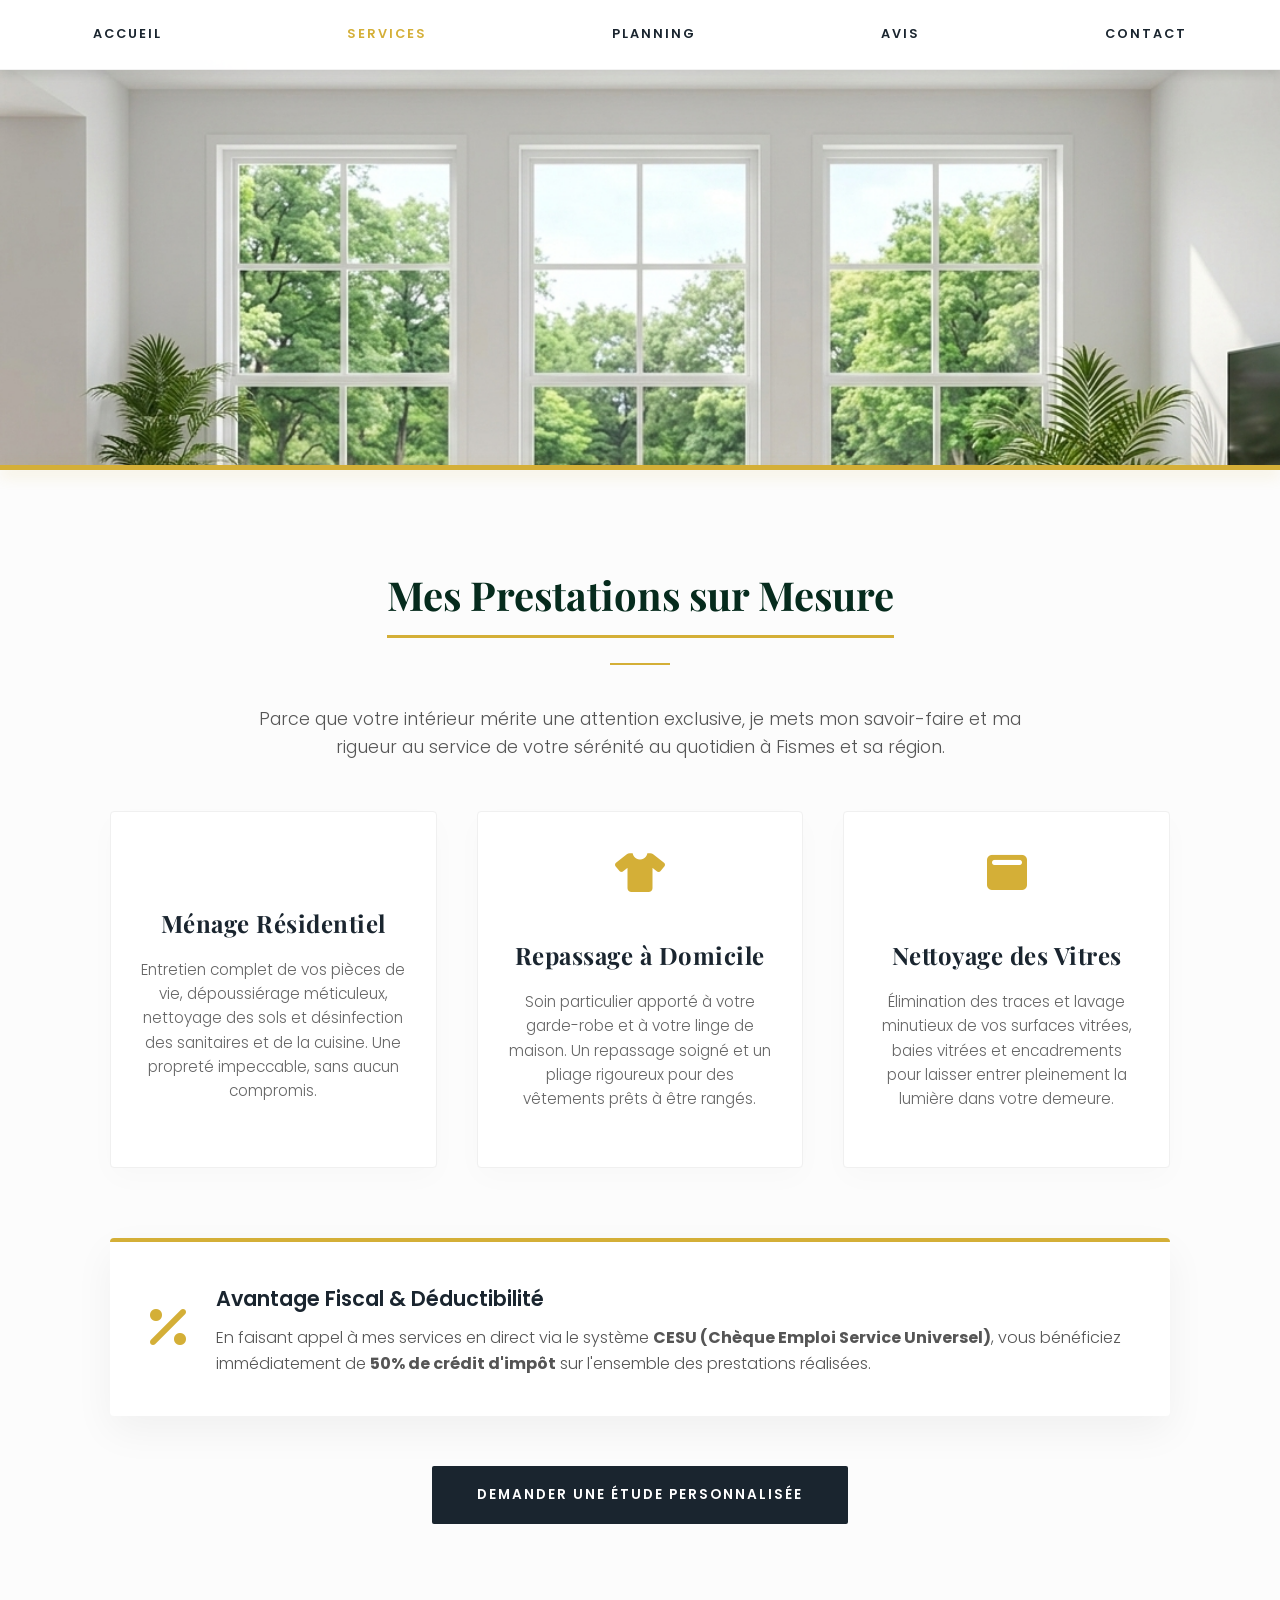
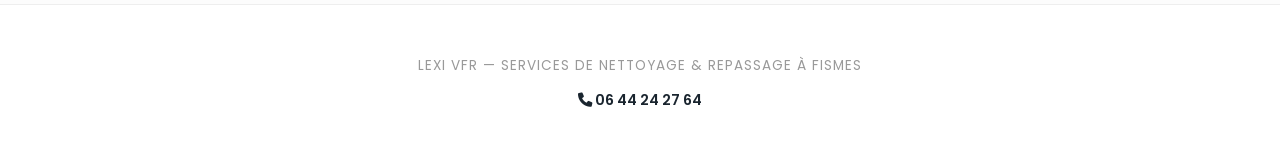
<file: services.html>
<!DOCTYPE html>
<html lang="fr">
<head>
    <meta charset="UTF-8">
    <meta name="viewport" content="width=device-width, initial-scale=1.0">
    <title>Nos Services | Lexi VFR - Nettoyage de Prestige à Fismes</title>
    <link rel="stylesheet" href="style.css">
    <link rel="stylesheet" href="https://cdnjs.cloudflare.com/ajax/libs/font-awesome/6.0.0/css/all.min.css">
    <link href="https://fonts.googleapis.com/css2?family=Playfair+Display:wght@700&family=Poppins:wght@300;400;600&display=swap" rel="stylesheet">
    
    <style>
        :root { 
            --gold: #d4af37; 
            --dark-blue: #1a252f; 
            --soft-white: #fcfcfc; 
            --light-bg: #f8f9fa;
        }
        body { font-family: 'Poppins', sans-serif; margin: 0; background: var(--soft-white); color: var(--dark-blue); overflow-x: hidden; }
        
        /* Navigation Fixe */
        nav { background: rgba(255, 255, 255, 0.98); padding: 1.2rem 0; position: fixed; top: 0; width: 100%; z-index: 2000; border-bottom: 1px solid rgba(0,0,0,0.05); }
        nav ul { display: flex; justify-content: center; list-style: none; margin: 0; padding: 0; flex-wrap: wrap; }
        nav ul li { margin: 0 25px; }
        nav ul li a { color: var(--dark-blue); text-decoration: none; text-transform: uppercase; letter-spacing: 2px; font-size: 0.8rem; font-weight: 600; transition: 0.3s; display: block; padding: 5px 0; }
        nav ul li a:hover, nav ul li a.active { color: var(--gold); }

        /* Hero Services */
        .hero-services { 
            height: 45vh; 
            background: url('bg-services.png') center/cover no-repeat fixed; 
            margin-top: 60px;
        }
        .gold-divider { width: 100%; height: 5px; background: var(--gold); box-shadow: 0 4px 15px rgba(212, 175, 55, 0.3); }

        /* Contenu Principal */
        .container { max-width: 1100px; margin: 60px auto; padding: 0 20px; text-align: center; box-sizing: border-box; }
        
        h2 { font-family: 'Playfair Display', serif; font-size: 2.5rem; margin-bottom: 10px; }
        .decorative-gold-bar { width: 60px; height: 2px; background: var(--gold); margin: 15px auto 40px; }
        .intro-text { color: #555; font-size: 1.1rem; margin-bottom: 50px; font-weight: 300; max-width: 800px; margin-left: auto; margin-right: auto; }

        /* Grille des Prestations */
        .services-grid { display: grid; grid-template-columns: repeat(auto-fit, minmax(300px, 1fr)); gap: 40px; }
        .service-card { background: white; padding: 40px 30px; border-radius: 4px; box-shadow: 0 10px 30px rgba(0,0,0,0.02); border: 1px solid #f0f0f0; transition: 0.4s; box-sizing: border-box; }
        .service-card:hover { box-shadow: 0 20px 40px rgba(0,0,0,0.06); border-color: var(--gold); transform: translateY(-5px); }
        .service-card i { font-size: 2.5rem; color: var(--gold); margin-bottom: 20px; }
        .service-card h3 { font-family: 'Playfair Display', serif; font-size: 1.5rem; margin-bottom: 15px; letter-spacing: 0.5px; }
        .service-card p { color: #666; font-size: 0.95rem; line-height: 1.6; font-weight: 300; }

        /* Bloc Infos Avantages CESU */
        .cesu-info-box { margin-top: 70px; background: white; border-top: 4px solid var(--gold); box-shadow: 0 15px 40px rgba(0,0,0,0.05); padding: 40px; border-radius: 4px; text-align: left; display: flex; align-items: center; gap: 30px; box-sizing: border-box; }
        .cesu-icon { font-size: 3rem; color: var(--gold); }
        .cesu-text h4 { margin: 0 0 10px 0; font-size: 1.3rem; font-family: 'Poppins', sans-serif; font-weight: 600; }
        .cesu-text p { margin: 0; color: #555; font-weight: 300; line-height: 1.6; }

        /* Bouton */
        .btn-action { display: inline-block; margin-top: 50px; padding: 18px 45px; background: var(--dark-blue); color: white; text-decoration: none; text-transform: uppercase; letter-spacing: 2px; font-size: 0.85rem; font-weight: 600; transition: 0.4s; box-sizing: border-box; border-radius: 2px; }
        .btn-action:hover { background: var(--gold); box-shadow: 0 10px 25px rgba(212, 175, 55, 0.2); }

        /* Footer */
        footer { text-align: center; padding: 50px 20px; background: #fff; border-top: 1px solid #eee; margin-top: 80px; box-sizing: border-box; }
        footer p { font-size: 0.85rem; letter-spacing: 1px; color: #999; margin: 0 0 10px 0; }
        footer .phone { color: var(--dark-blue); font-weight: 600; display: inline-block; text-decoration: none; transition: color 0.3s; }
        footer .phone:hover { color: var(--gold); }

        /* ==========================================
           MODIFICATIONS SPECIFIQUES POUR TELEPHONE
           ========================================== */
        @media (max-width: 768px) {
            nav { position: relative; padding: 0.5rem 0; }
            nav ul { flex-direction: column; align-items: center; }
            nav ul li { margin: 6px 0; }
            
            .hero-services { height: 25vh; margin-top: 0; background-attachment: scroll; }
            .container { margin: 30px auto; }
            h2 { font-size: 1.8rem; }
            .intro-text { font-size: 1rem; margin-bottom: 30px; }
            
            .services-grid { grid-template-columns: 1fr; gap: 20px; }
            .service-card { padding: 30px 20px; }
            
            .cesu-info-box { flex-direction: column; text-align: center; padding: 30px 20px; gap: 15px; }
            .cesu-icon { font-size: 2.5rem; }
            
            .btn-action { display: block; width: 100%; padding: 15px 20px; }
        }
    </style>
</head>
<body>

    <nav>
        <ul>
            <li><a href="index.html">Accueil</a></li>
            <li><a href="services.html" class="active">Services</a></li>
            <li><a href="planning.html">Planning</a></li>
            <li><a href="avis.html">Avis</a></li>
            <li><a href="contact.html">Contact</a></li>
        </ul>
    </nav>

    <div class="hero-services"></div>
    <div class="gold-divider"></div>

    <div class="container">
        <h2>Mes Prestations sur Mesure</h2>
        <div class="decorative-gold-bar"></div>
        <p class="intro-text">
            Parce que votre intérieur mérite une attention exclusive, je mets mon savoir-faire et ma rigueur au service de votre sérénité au quotidien à Fismes et sa région.
        </p>

        <div class="services-grid">
            
            <div class="service-card">
                <i class="fas fa-sparkles"></i>
                <h3>Ménage Résidentiel</h3>
                <p>
                    Entretien complet de vos pièces de vie, dépoussiérage méticuleux, nettoyage des sols et désinfection des sanitaires et de la cuisine. Une propreté impeccable, sans aucun compromis.
                </p>
            </div>

            <div class="service-card">
                <i class="fas fa-shirt"></i>
                <h3>Repassage à Domicile</h3>
                <p>
                    Soin particulier apporté à votre garde-robe et à votre linge de maison. Un repassage soigné et un pliage rigoureux pour des vêtements prêts à être rangés.
                </p>
            </div>

            <div class="service-card">
                <i class="fas fa-window-maximize"></i>
                <h3>Nettoyage des Vitres</h3>
                <p>
                    Élimination des traces et lavage minutieux de vos surfaces vitrées, baies vitrées et encadrements pour laisser entrer pleinement la lumière dans votre demeure.
                </p>
            </div>

        </div>

        <div class="cesu-info-box">
            <div class="cesu-icon"><i class="fas fa-percentage"></i></div>
            <div class="cesu-text">
                <h4>Avantage Fiscal & Déductibilité</h4>
                <p>
                    En faisant appel à mes services en direct via le système <strong>CESU (Chèque Emploi Service Universel)</strong>, vous bénéficiez immédiatement de <strong>50% de crédit d'impôt</strong> sur l'ensemble des prestations réalisées.
                </p>
            </div>
        </div>

        <a href="contact.html" class="btn-action">Demander une étude personnalisée</a>
    </div>

    <footer>
        <p>LEXI VFR — SERVICES DE NETTOYAGE & REPASSAGE À FISMES</p>
        <a href="tel:0644242764" class="phone"><i class="fas fa-phone"></i> 06 44 24 27 64</a>
    </footer>

</body>
</html>
</file>
<file: style.css>
:root {
    --green: #062b1d;
    --gold: #b5934a;
    --white: #ffffff;
    --light-grey: #f8f9fa;
}

body { 
    font-family: 'Helvetica Neue', Arial, sans-serif; 
    margin: 0; 
    color: #333; 
    background: var(--light-grey); 
    line-height: 1.6; 
}

/* Bannière et Navigation */
header { 
    background: white; 
    text-align: center; 
    border-bottom: 2px solid var(--gold); 
}
.banner { 
    width: 100%; 
    max-height: 400px; 
    object-fit: contain; 
    display: block;
}

nav { 
    background: var(--green); 
    position: sticky; 
    top: 0; 
    z-index: 1000; 
    box-shadow: 0 4px 10px rgba(0,0,0,0.1); 
}
nav ul { 
    list-style: none; 
    padding: 0; 
    margin: 0; 
    display: flex; 
    justify-content: center; 
    flex-wrap: wrap; 
}
nav ul li {
    flex: 1 1 auto;
    text-align: center;
}
nav ul li a { 
    color: white; 
    text-decoration: none; 
    padding: 18px 20px; 
    display: block; 
    font-weight: bold; 
    text-transform: uppercase; 
    font-size: 0.85rem; 
    transition: 0.3s; 
}
nav ul li a:hover, nav ul li a.active { 
    color: var(--gold); 
    background: rgba(255,255,255,0.05); 
}

/* Mise en page */
section { 
    padding: 60px 10%; 
    max-width: 1100px; 
    margin: auto; 
    background: white; 
    box-sizing: border-box;
}
h1, h2 { 
    color: var(--green); 
    border-bottom: 3px solid var(--gold); 
    display: inline-block; 
    padding-bottom: 8px; 
    margin-bottom: 30px; 
}

/* Composants Professionnels */
.btn-gold { 
    background: var(--gold); 
    color: white; 
    padding: 15px 30px; 
    text-decoration: none; 
    border-radius: 5px; 
    font-weight: bold; 
    display: inline-block; 
    transition: 0.3s; 
    box-sizing: border-box;
    text-align: center;
}
.btn-gold:hover { 
    background: var(--green); 
    transform: translateY(-2px); 
}

.card { 
    border: 1px solid #eee; 
    border-radius: 12px; 
    padding: 30px; 
    box-shadow: 0 10px 20px rgba(0,0,0,0.05); 
    margin-top: 20px; 
    box-sizing: border-box;
}

/* Lien Téléphone Cliquable */
.phone-link {
    color: inherit;
    text-decoration: none;
    font-weight: bold;
    transition: color 0.3s;
}
.phone-link:hover {
    color: var(--gold);
}

/* Footer */
footer { 
    background: var(--green); 
    color: white; 
    text-align: center; 
    padding: 40px 10%; 
    margin-top: 50px; 
    box-sizing: border-box;
}
footer a { 
    color: var(--gold); 
    text-decoration: none; 
    font-size: 0.9rem; 
}

/* ==========================================================================
   OPTIMISATIONS SPÉCIFIQUES POUR SMARTPHONES (Écrans de moins de 768px)
   ========================================================================== */
@media (max-width: 768px) {
    /* Ajustement des espacements globaux pour ne pas étouffer l'écran */
    section {
        padding: 30px 5%;
    }
    
    /* Adaptation de la taille des titres pour qu'ils ne se coupent pas */
    h1 { font-size: 1.8rem; }
    h2 { font-size: 1.4rem; }
    
    /* Navigation mobile simplifiée et plus facile à cliquer avec le pouce */
    nav ul {
        flex-direction: column;
    }
    nav ul li a {
        padding: 14px 10px;
        border-bottom: 1px solid rgba(255, 255, 255, 0.05);
        font-size: 0.8rem;
    }
    
    /* Les cartes et boutons s'adaptent à 100% de la largeur du téléphone */
    .card {
        padding: 20px;
    }
    .btn-gold {
        display: block;
        width: 100%;
    }
    
    /* Footer plus compact sur mobile */
    footer {
        padding: 30px 5%;
    }
}
</file>
